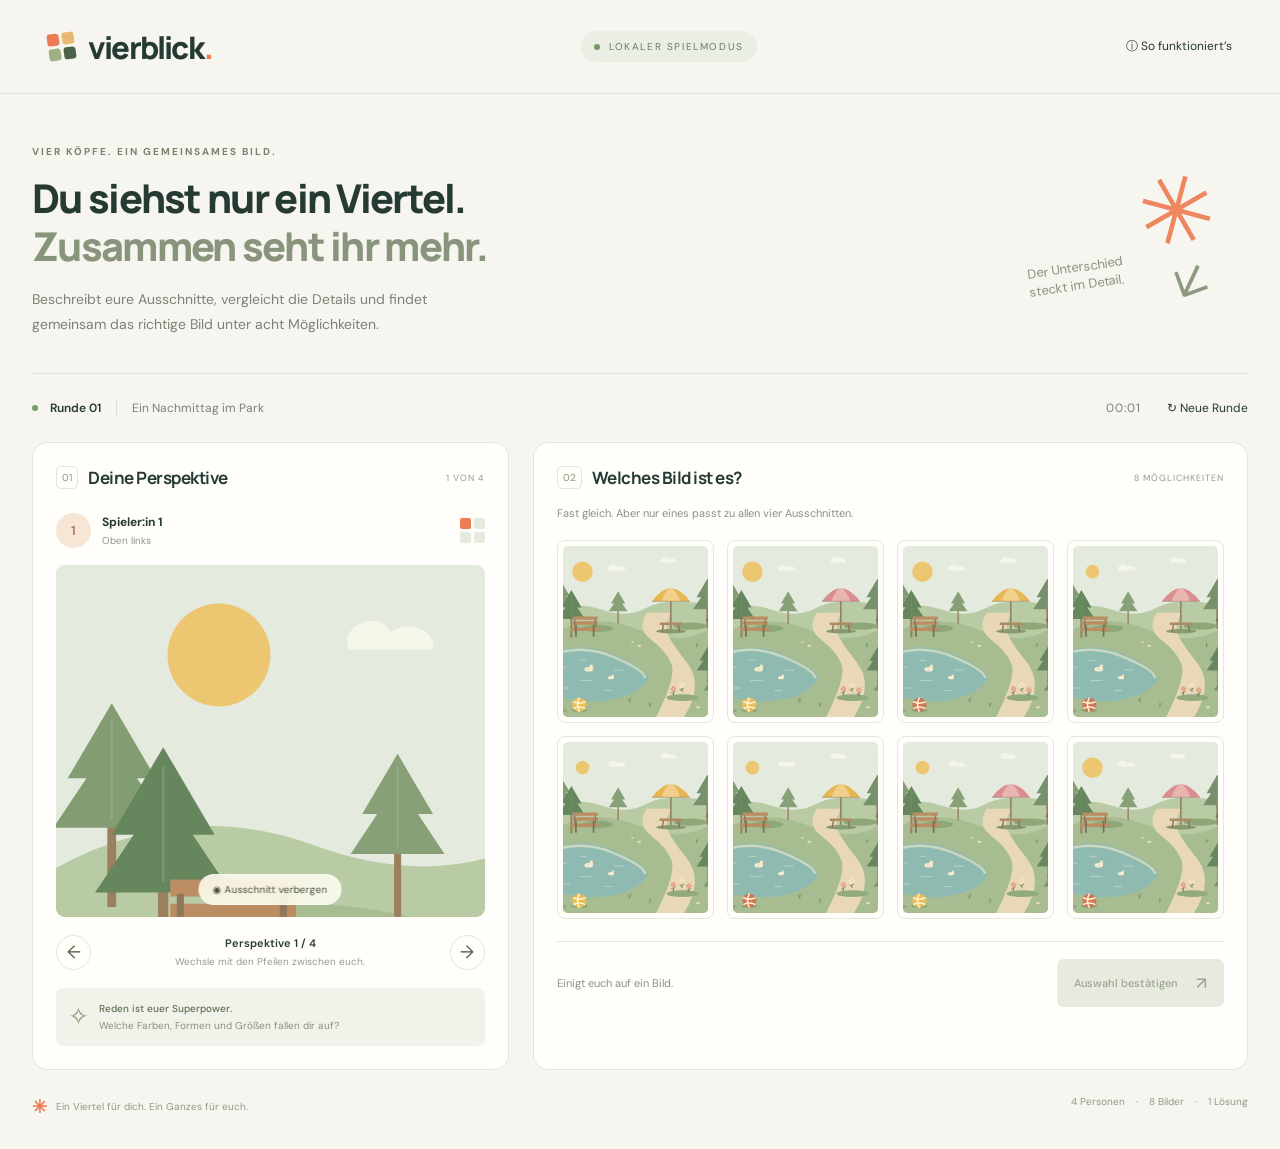
<file: index.html>
<!doctype html>
<html lang="de">
<head>
  <meta charset="utf-8">
  <meta name="viewport" content="width=device-width, initial-scale=1">
  <meta name="theme-color" content="#f6f5ef">
  <title>Vierblick — Ein Bild. Vier Perspektiven.</title>
  <link rel="stylesheet" href="style.css">
  <script src="app.js" defer></script>
</head>
<body>
  <header class="topbar">
    <a class="brand" href="./" aria-label="Vierblick Startseite">
      <span class="brand-icon"><i></i><i></i><i></i><i></i></span>vierblick<span class="brand-dot">.</span>
    </a>
    <span class="mode"><span></span> LOKALER SPIELMODUS</span>
    <button class="text-button" id="rules">ⓘ <span>So funktioniert’s</span></button>
  </header>

  <main>
    <section class="intro">
      <div>
        <div class="eyebrow">VIER KÖPFE. EIN GEMEINSAMES BILD.</div>
        <h1>Du siehst nur ein Viertel.<br><span>Zusammen seht ihr mehr.</span></h1>
        <p>Beschreibt eure Ausschnitte, vergleicht die Details und findet<br class="desktop"> gemeinsam das richtige Bild unter acht Möglichkeiten.</p>
      </div>
      <div class="intro-art" aria-hidden="true">
        <span class="art-cross">✳</span>
        <span class="art-label">Der Unterschied<br>steckt im Detail.</span>
        <span class="art-arrow">↙</span>
      </div>
    </section>

    <div class="roundbar">
      <div>
        <span class="live-dot"></span>
        <strong id="round-label">Runde 01</strong>
        <span class="divider"></span>
        <span>Ein Nachmittag im Park</span>
      </div>
      <div class="round-actions">
        <span id="timer" aria-label="Verstrichene Zeit">00:00</span>
        <button class="text-button" id="new-round">↻ Neue Runde</button>
      </div>
    </div>

    <div class="game-layout">
      <section class="perspective panel" aria-labelledby="perspective-title">
        <div class="section-heading">
          <div>
            <span class="step">01</span>
            <h2 id="perspective-title">Deine Perspektive</h2>
          </div>
          <span class="small-label">1 VON 4</span>
        </div>
        <div class="player-bar">
          <div class="avatar" id="avatar">1</div>
          <div>
            <strong id="player-name">Spieler:in 1</strong>
            <span id="quarter-name">Oben links</span>
          </div>
          <div class="quadrant-map" aria-hidden="true"><i></i><i></i><i></i><i></i></div>
        </div>
        <div class="crop-frame" id="crop-frame">
          <div id="crop"></div>
          <button id="visibility" class="visibility">◉ Ausschnitt verbergen</button>
          <div class="hidden-crop" id="hidden-crop" hidden>
            <span>✦</span>
            <strong>Deine Perspektive wartet.</strong>
            <p>Bereit? Zeige deinen Ausschnitt.</p>
            <button id="show-crop" class="primary">Ausschnitt anzeigen</button>
          </div>
        </div>
        <div class="player-navigation">
          <button class="arrow" id="previous-player" aria-label="Vorherige Person">←</button>
          <div>
            <strong id="player-position">Perspektive 1 / 4</strong>
            <span>Wechsle mit den Pfeilen zwischen euch.</span>
          </div>
          <button class="arrow" id="next-player" aria-label="Nächste Person">→</button>
        </div>
        <div class="tip">
          <span>✧</span>
          <p><strong>Reden ist euer Superpower.</strong><br>Welche Farben, Formen und Größen fallen dir auf?</p>
        </div>
      </section>

      <section class="choices panel" aria-labelledby="choices-title">
        <div class="section-heading">
          <div>
            <span class="step">02</span>
            <h2 id="choices-title">Welches Bild ist es?</h2>
          </div>
          <span class="small-label">8 MÖGLICHKEITEN</span>
        </div>
        <p class="section-description">Fast gleich. Aber nur eines passt zu allen vier Ausschnitten.</p>
        <div class="candidate-grid" id="candidates" role="group" aria-label="Acht mögliche Bilder"></div>
        <div class="choice-footer">
          <p id="selection-status" aria-live="polite">Einigt euch auf ein Bild.</p>
          <button class="primary" id="submit" disabled>Auswahl bestätigen <span>↗</span></button>
        </div>
      </section>
    </div>

    <footer>
      <span><b>✳</b> Ein Viertel für dich. Ein Ganzes für euch.</span>
      <span>4 Personen <i>·</i> 8 Bilder <i>·</i> 1 Lösung</span>
    </footer>
  </main>

  <dialog id="rules-dialog">
    <button class="close" aria-label="Schließen">×</button>
    <span class="eyebrow">ZUSAMMEN GENAU HINSEHEN</span>
    <h2>Vier Perspektiven. Eine Lösung.</h2>
    <p>Ihr seht vier Viertel desselben geheimen Bildes. Jede Person merkt sich ihren Ausschnitt und beschreibt ihn den anderen.</p>
    <ol>
      <li>Wechselt mit <strong>← und →</strong> oder den Pfeilbuttons zwischen den vier Personen. Mit der Leertaste könnt ihr den Ausschnitt verdecken, bevor ihr das Gerät weitergebt.</li>
      <li>Vergleicht eure Beobachtungen mit den acht vollständigen Bildern. Achtet auf die Sonne, den Sonnenschirm, den Ball und die Blumen.</li>
      <li>Wählt gemeinsam einen Kandidaten und bestätigt eure Antwort. Ein falscher Tipp lässt euch weiterspielen.</li>
    </ol>
    <p class="muted">Lokaler Prototyp: Alle Perspektiven sind auf diesem Gerät erreichbar. Die Zeit läuft ohne Limit.</p>
    <button class="primary close-rules">Los geht’s</button>
  </dialog>

  <dialog id="result-dialog">
    <button class="close" aria-label="Schließen">×</button>
    <div id="result-content"></div>
  </dialog>
</body>
</html>
</file>
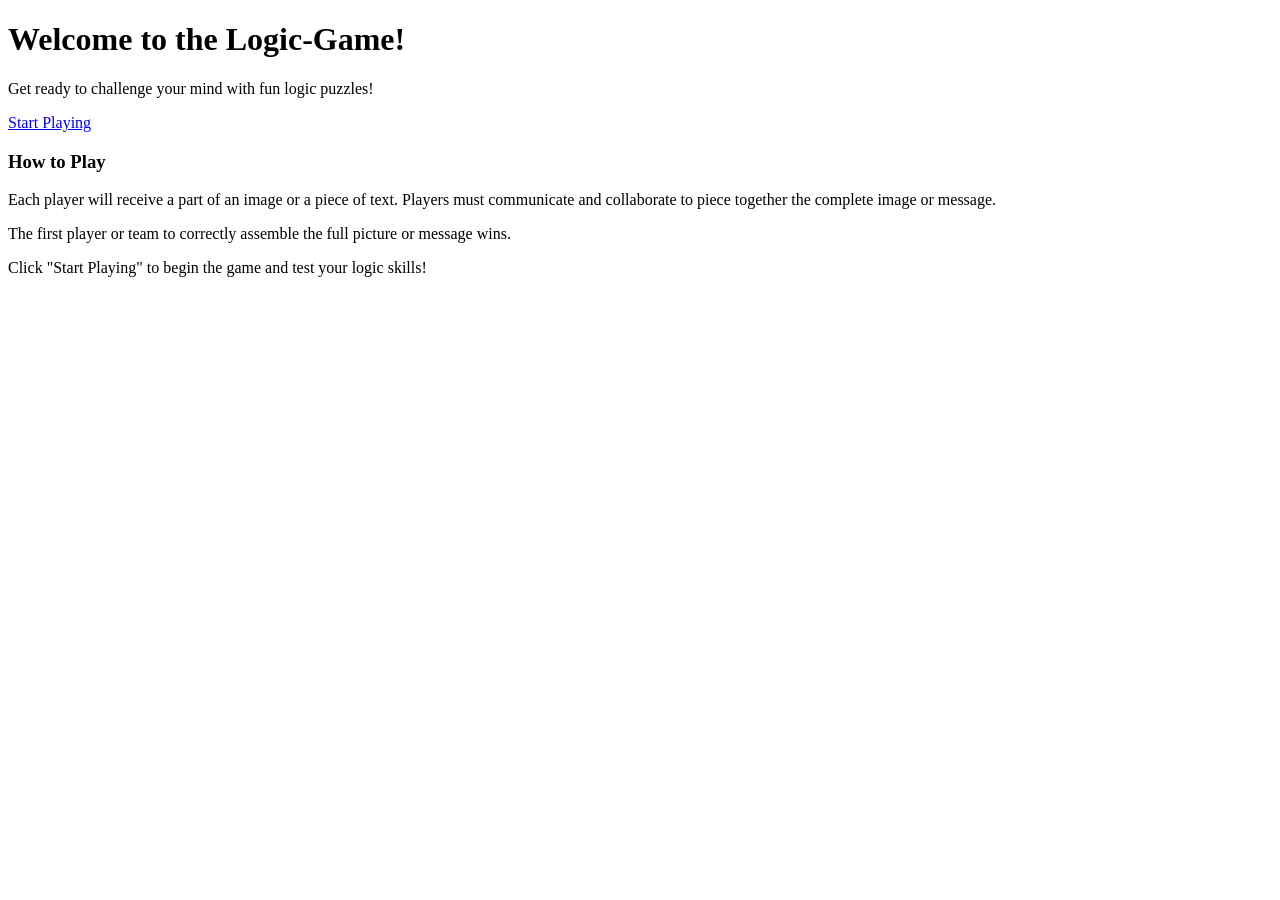
<file: templates/index.html>
<!DOCTYPE html>
<html lang="en">
<head>
    <meta charset="UTF-8">
    <meta name="viewport" content="width=device-width, initial-scale=1.0">
    <title>Logic-Game</title>
</head>
<body>
    <h1>Welcome to the Logic-Game!</h1>
    <p>Get ready to challenge your mind with fun logic puzzles!</p>
    <a href="/play">Start Playing</a>

    <h3>How to Play</h3>
    <p>Each player will receive a part of an image or a piece of text. Players must communicate and collaborate to piece together the complete image or message.</p>
    <p>The first player or team to correctly assemble the full picture or message wins.</p>
    <p>Click "Start Playing" to begin the game and test your logic skills!</p>
</body>
</html>
</file>
<file: style.css>
@import url('https://fonts.googleapis.com/css2?family=DM+Sans:wght@400;500;600;700&family=Manrope:wght@400;500;600;700;800&display=swap');
:root{--paper:#f6f5ef;--ink:#253a32;--muted:#7b8178;--line:#e3e5dc;--green:#355c45;--orange:#ed7c56}*{box-sizing:border-box}body{margin:0;background:var(--paper);color:var(--ink);font:14px 'DM Sans',sans-serif}button,a{-webkit-tap-highlight-color:transparent}button{font:inherit;cursor:pointer}button:disabled{cursor:default}button:focus-visible,a:focus-visible{outline:3px solid var(--orange);outline-offset:4px}button{transition:background .18s,transform .18s,border-color .18s}button:active{transform:translateY(1px)}.topbar{height:94px;max-width:1392px;padding:0 48px;margin:auto;display:flex;align-items:center;justify-content:space-between;border-bottom:1px solid var(--line)}.brand{font:800 31px 'Manrope',sans-serif;letter-spacing:-1.8px;color:var(--ink);text-decoration:none;display:flex;align-items:center;gap:10px}.brand-dot{color:var(--orange);margin-left:-9px}.brand-icon{display:grid;grid-template-columns:12px 12px;gap:3px;transform:rotate(-8deg);margin-right:3px}.brand-icon i{height:12px;background:var(--orange);border-radius:3px}.brand-icon i:nth-child(2){background:#e9b873}.brand-icon i:nth-child(3){background:#9daf83}.brand-icon i:nth-child(4){background:#49634a}.mode{font-size:10px;letter-spacing:1.6px;display:flex;align-items:center;gap:9px;color:#697a67;background:#ebeee5;padding:9px 13px;border-radius:30px}.mode span,.live-dot{height:6px;width:6px;border-radius:50%;background:#759967;display:inline-block}.text-button{background:none;border:0;color:var(--ink);padding:8px 0;font-size:12px}.text-button:hover{color:var(--orange)}main{max-width:1296px;padding:0 32px;margin:auto}.intro{display:flex;justify-content:space-between;align-items:center;padding:51px 0 36px}.eyebrow{font-size:10px;letter-spacing:2px;font-weight:700;color:#77836d}.intro h1{font:800 clamp(28px,3.1vw,43px)/1.22 'Manrope',sans-serif;letter-spacing:-1.7px;margin:16px 0}.intro h1 span{color:#89947d}.intro p{font-size:14px;color:#7c8277;line-height:1.8;margin:0}.intro-art{width:220px;position:relative;height:155px;padding:28px}.art-cross{position:absolute;font-size:95px;line-height:1;color:#ee865f;top:0;right:32px;transform:rotate(15deg)}.art-label{position:absolute;top:95px;left:0;transform:rotate(-8deg);font-size:13px;line-height:1.4;color:#8a907f}.art-arrow{position:absolute;top:85px;right:43px;font-size:48px;transform:rotate(-20deg);color:#8c9a7f}.roundbar{display:flex;justify-content:space-between;align-items:center;border-top:1px solid var(--line);padding:18px 0;color:#7c8377;font-size:12px}.roundbar>div,.round-actions{display:flex;align-items:center;gap:12px}.roundbar strong{color:var(--ink);font-weight:600}.divider{width:1px;height:14px;background:#d8dccf;margin:0 3px}#timer{font-variant-numeric:tabular-nums;letter-spacing:1px;margin-right:14px}.game-layout{display:grid;grid-template-columns:.9fr 1.35fr;gap:24px}.panel{background:#fffefa;border:1px solid var(--line);border-radius:15px;padding:23px}.section-heading{display:flex;align-items:center;justify-content:space-between;gap:8px}.section-heading>div{display:flex;align-items:center;gap:10px}h2{font:700 17px 'Manrope',sans-serif;letter-spacing:-.5px;margin:0}.step{font-size:10px;color:#89947d;border:1px solid #e1e5d9;border-radius:5px;padding:4px 5px}.small-label{font-size:9px;color:#94998b;letter-spacing:1px;white-space:nowrap}.player-bar{display:flex;gap:11px;align-items:center;margin:24px 0 17px}.avatar{border-radius:50%;width:35px;height:35px;display:grid;place-items:center;background:#f7e5d5;color:#ad7453;font-size:13px;font-weight:600}.player-bar strong{display:block;font-size:12px;margin-bottom:4px}.player-bar span{display:block;font-size:10px;color:#909488}.quadrant-map{display:grid;grid-template-columns:11px 11px;gap:3px;margin-left:auto}.quadrant-map i{height:11px;border-radius:2px;background:#e6eadd}.quadrant-map i.active{background:var(--orange)}.crop-frame{aspect-ratio:1.22;position:relative;overflow:hidden;background:#e1ebdb;border-radius:9px}#crop{width:100%;height:100%}svg{width:100%;height:100%;display:block}.visibility{position:absolute;bottom:12px;left:50%;transform:translateX(-50%);border:1px solid #ffffff77;background:#fffef1dc;backdrop-filter:blur(8px);padding:8px 13px;border-radius:30px;font-size:10px;white-space:nowrap;color:#45513e}.visibility:active{transform:translateX(-50%)}.hidden-crop{position:absolute;inset:0;background:#e9ecdf;display:flex;flex-direction:column;align-items:center;justify-content:center;text-align:center}.hidden-crop[hidden]{display:none}.hidden-crop>span{font-size:48px;color:#879d75}.hidden-crop strong{margin-top:8px}.hidden-crop p{color:#7c8772;font-size:12px;margin-bottom:20px}.player-navigation{display:flex;align-items:center;justify-content:space-between;margin:18px 0}.arrow{width:35px;height:35px;background:#fffefa;border:1px solid var(--line);border-radius:50%;font-size:18px;color:#526747}.arrow:hover{background:#edf0e5}.player-navigation>div{text-align:center}.player-navigation strong{font-size:11px;font-weight:600;display:block}.player-navigation span{display:block;color:#969b8f;font-size:10px;margin-top:5px}.tip{display:flex;gap:10px;padding:12px;background:#f1f3eb;border-radius:7px;align-items:center}.tip>span{font-size:25px;color:#8d9d7a}.tip p{font-size:10px;line-height:1.7;color:#89917d;margin:0}.tip strong{font-weight:500;color:#5d6f50}.section-description{font-size:11px;color:#8a9082;margin:17px 0 20px}.candidate-grid{display:grid;grid-template-columns:repeat(4,1fr);gap:13px}.candidate{padding:5px;background:#fffefa;border:1px solid #e4e7db;border-radius:8px;text-align:left;color:#5d6953;position:relative;overflow:hidden}.candidate:hover{border-color:#9eaf8d;background:#f1f4eb}.candidate.selected{border:2px solid var(--green);padding:4px;background:#eef2e7;box-shadow:0 0 0 2px #355c450b}.candidate.wrong{opacity:.4}.candidate svg{aspect-ratio:1;border-radius:5px}.candidate-caption{padding:9px 3px 4px;display:flex;justify-content:space-between;align-items:center;font-size:10px}.radio{height:12px;width:12px;border:1px solid #d4dacb;border-radius:50%}.selected .radio{border:4px solid var(--green);background:white}.choice-footer{display:flex;justify-content:space-between;align-items:center;border-top:1px solid var(--line);margin-top:22px;padding-top:17px;gap:12px}.choice-footer p{font-size:11px;color:#8a9280}.primary{display:inline-flex;align-items:center;justify-content:center;gap:18px;background:var(--green);color:white;border:0;border-radius:7px;font-size:11px;font-weight:500;padding:13px 17px}.primary:hover{background:#274b36}.primary:disabled{background:#e7eadf;color:#9da58e}.primary span{font-size:17px}footer{display:flex;justify-content:space-between;color:#919887;font-size:10px;padding:25px 0 30px}footer b{color:var(--orange);font-size:18px;vertical-align:middle;margin-right:6px}footer i{margin:0 8px;font-style:normal}dialog{border:1px solid var(--line);border-radius:18px;background:var(--paper);color:var(--ink);max-width:510px;width:calc(100% - 32px);padding:36px;box-shadow:0 24px 100px #14231b22}dialog::backdrop{background:#1c302b88;backdrop-filter:blur(5px)}dialog h2{font-size:27px;line-height:1.3;margin:15px 0}dialog p,dialog li{line-height:1.8;font-size:13px;color:#6d7867}dialog ol{padding-left:18px}dialog li{padding:5px 0}.close{position:absolute;top:12px;right:15px;border:0;background:none;font-size:26px;color:#7e8975}.muted{font-size:11px!important}.result-icon{font-size:42px;color:var(--orange)}.result-image{max-width:230px;margin:15px auto;border-radius:10px;overflow:hidden}.result-buttons{display:flex;gap:12px;justify-content:center}.result-body{text-align:center}.result-body .text-button{padding:12px}#result-dialog .primary{margin-top:10px}@media(min-width:1400px){main{padding:0 0 20px}.crop-frame{aspect-ratio:1.3}.panel{padding:26px}.candidate-grid{gap:16px}}@media(max-width:1000px){.game-layout{grid-template-columns:.9fr 1.1fr;gap:16px}.candidate-grid{grid-template-columns:repeat(2,1fr)}.panel{padding:18px}.choice-footer{flex-direction:column;align-items:stretch}.crop-frame{aspect-ratio:1}.choices .small-label{display:none}.intro-art{width:170px}.perspective{align-self:start}.candidate svg{aspect-ratio:1.2}}@media(max-width:650px){.topbar{padding:0 20px;height:76px}.brand{font-size:26px}.mode{display:none}.topbar .text-button{font-size:11px}main{padding:0 18px}.intro{padding:32px 0 26px}.intro h1{font-size:29px;letter-spacing:-1.3px}.intro p{font-size:12px}.intro-art{display:none}.eyebrow{font-size:8px;letter-spacing:1.5px}.desktop{display:none}.roundbar{font-size:10px}.roundbar>div{gap:7px}.roundbar .divider+span{max-width:100px}.round-actions{gap:8px}#timer{margin:0;font-size:10px}.roundbar .text-button{font-size:10px}.game-layout{grid-template-columns:1fr}.crop-frame{aspect-ratio:1.3}.candidate-grid{grid-template-columns:repeat(2,1fr);gap:12px}.choices .small-label{display:inline}.candidate svg{aspect-ratio:1.15}.choice-footer{flex-direction:row;align-items:center}.primary{font-size:10px;padding:12px}footer{gap:15px;line-height:1.8}footer>span:last-child{white-space:nowrap}footer i{margin:0 2px}dialog{padding:30px 24px}}
</file>
